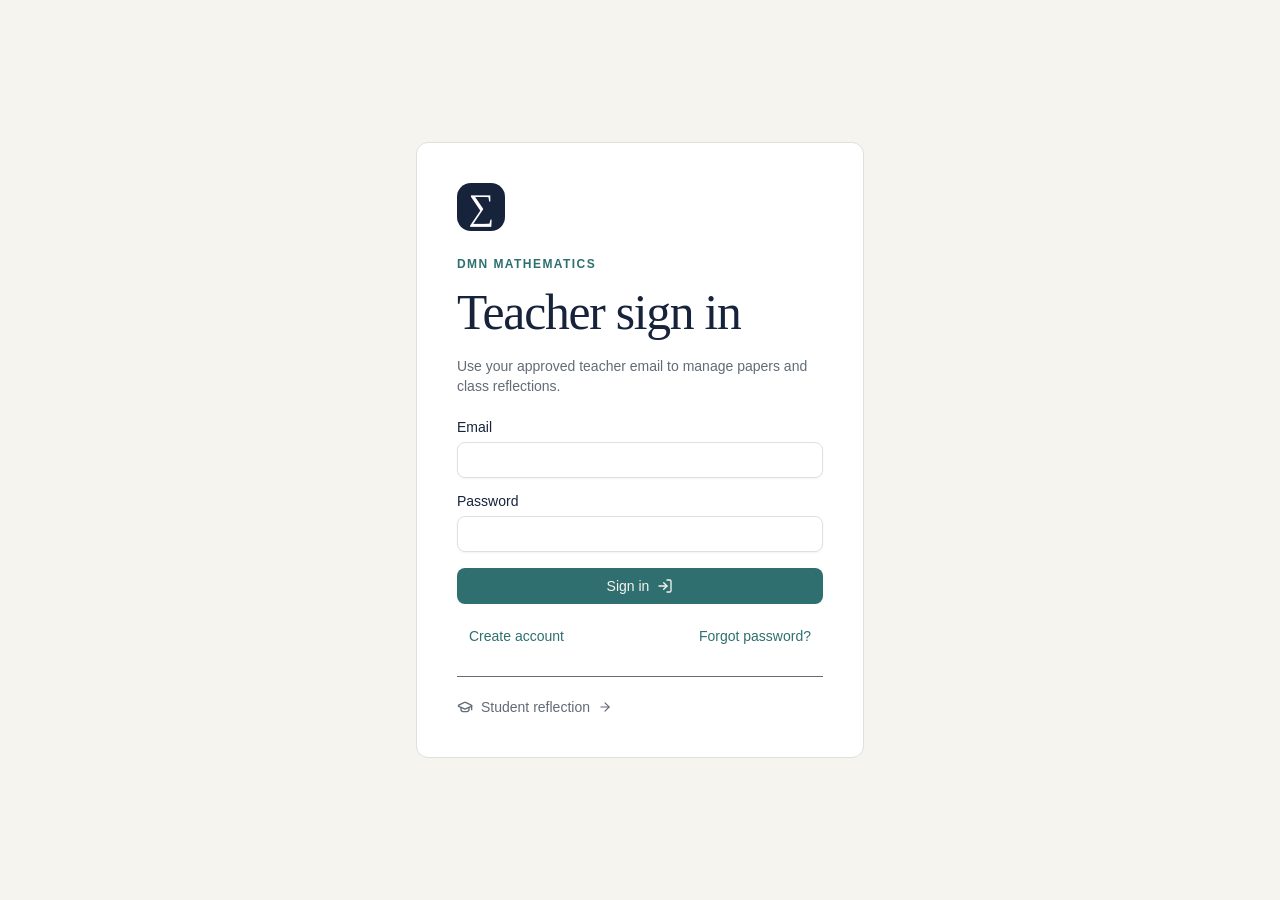
<file: math-workspace/index.html>
<!doctype html>
<html lang="en"><head><meta charset="UTF-8"><meta name="viewport" content="width=device-width,initial-scale=1"><meta name="description" content="DMN Math Workspace teacher workspace — build quizzes and class tests, prepare reflections and review class results."><title>DMN Math Workspace · Teacher workspace</title><link rel="icon" href="./favicon.svg" type="image/svg+xml"><script src="./workspace-config.js"></script>  <script type="module" crossorigin src="./assets/index-B2fKHxDW.js"></script>
  <link rel="modulepreload" crossorigin href="./assets/preload-helper-PIZIPuFs.js">
  <link rel="modulepreload" crossorigin href="./assets/auth-Crb8wSh0.js">
  <link rel="stylesheet" crossorigin href="./assets/preload-helper-VHg8iGxs.css">
</head><body><div id="root"></div><noscript>Please enable JavaScript to use the mathematics workspace.</noscript></body></html>
</file>
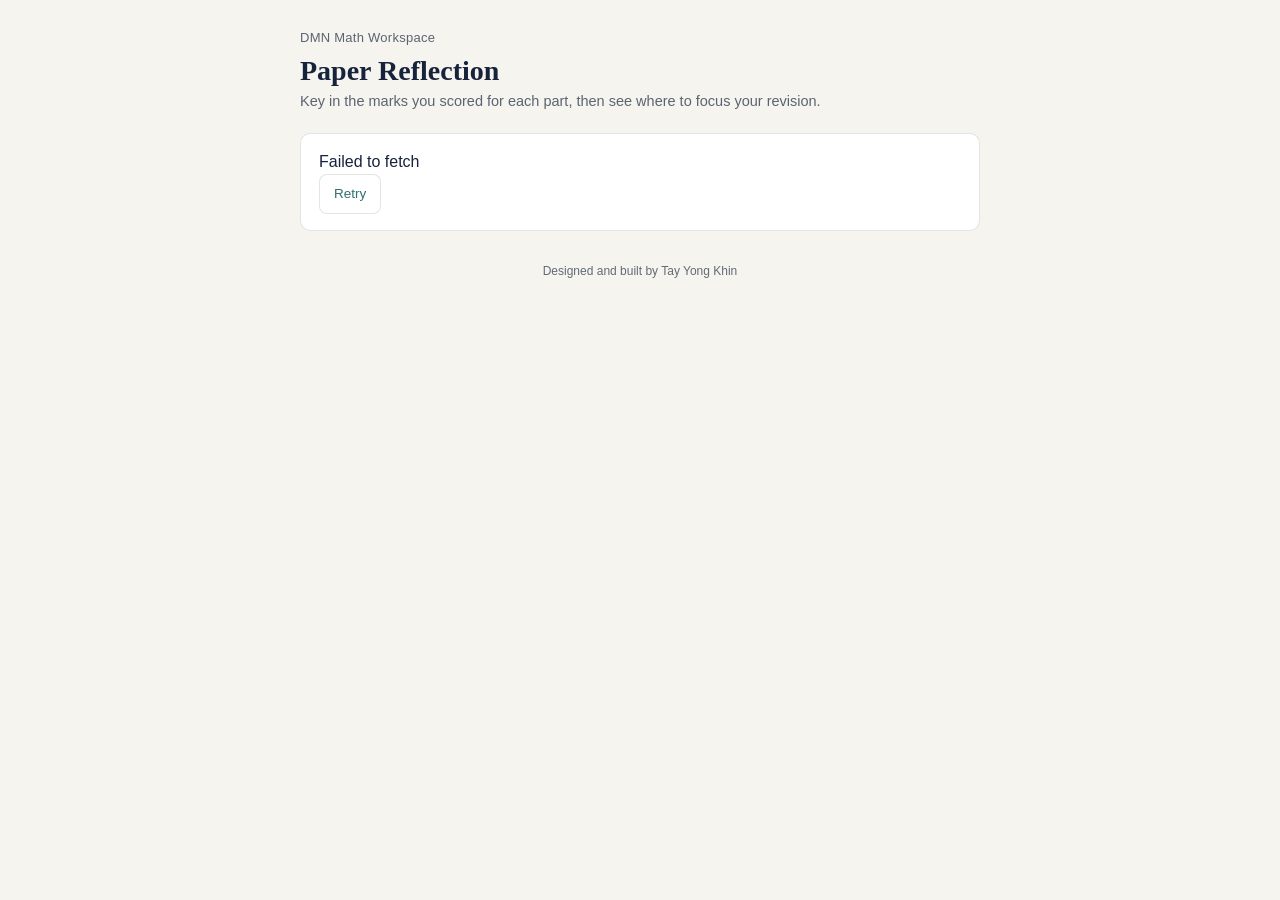
<file: math-workspace/reflection.html>
<!doctype html>
<html lang="en"><head><meta charset="UTF-8"><meta name="viewport" content="width=device-width,initial-scale=1"><meta name="description" content="Reflect on your mathematics exam, analyse your results and download personalised practice."><title>DMN Math Workspace · Reflect &amp; practise</title><link rel="icon" href="./favicon.svg" type="image/svg+xml"><script src="./workspace-config.js"></script>  <script type="module" crossorigin src="./assets/reflection-B8KfhNaM.js"></script>
  <link rel="modulepreload" crossorigin href="./assets/preload-helper-PIZIPuFs.js">
  <link rel="modulepreload" crossorigin href="./assets/model-CI_8VVfP.js">
  <link rel="modulepreload" crossorigin href="./assets/student-reflection-DBfpbTnZ.js">
  <link rel="stylesheet" crossorigin href="./assets/preload-helper-VHg8iGxs.css">
</head><body><div id="root"></div><noscript>Please enable JavaScript to use the mathematics reflection page.</noscript></body></html>
</file>
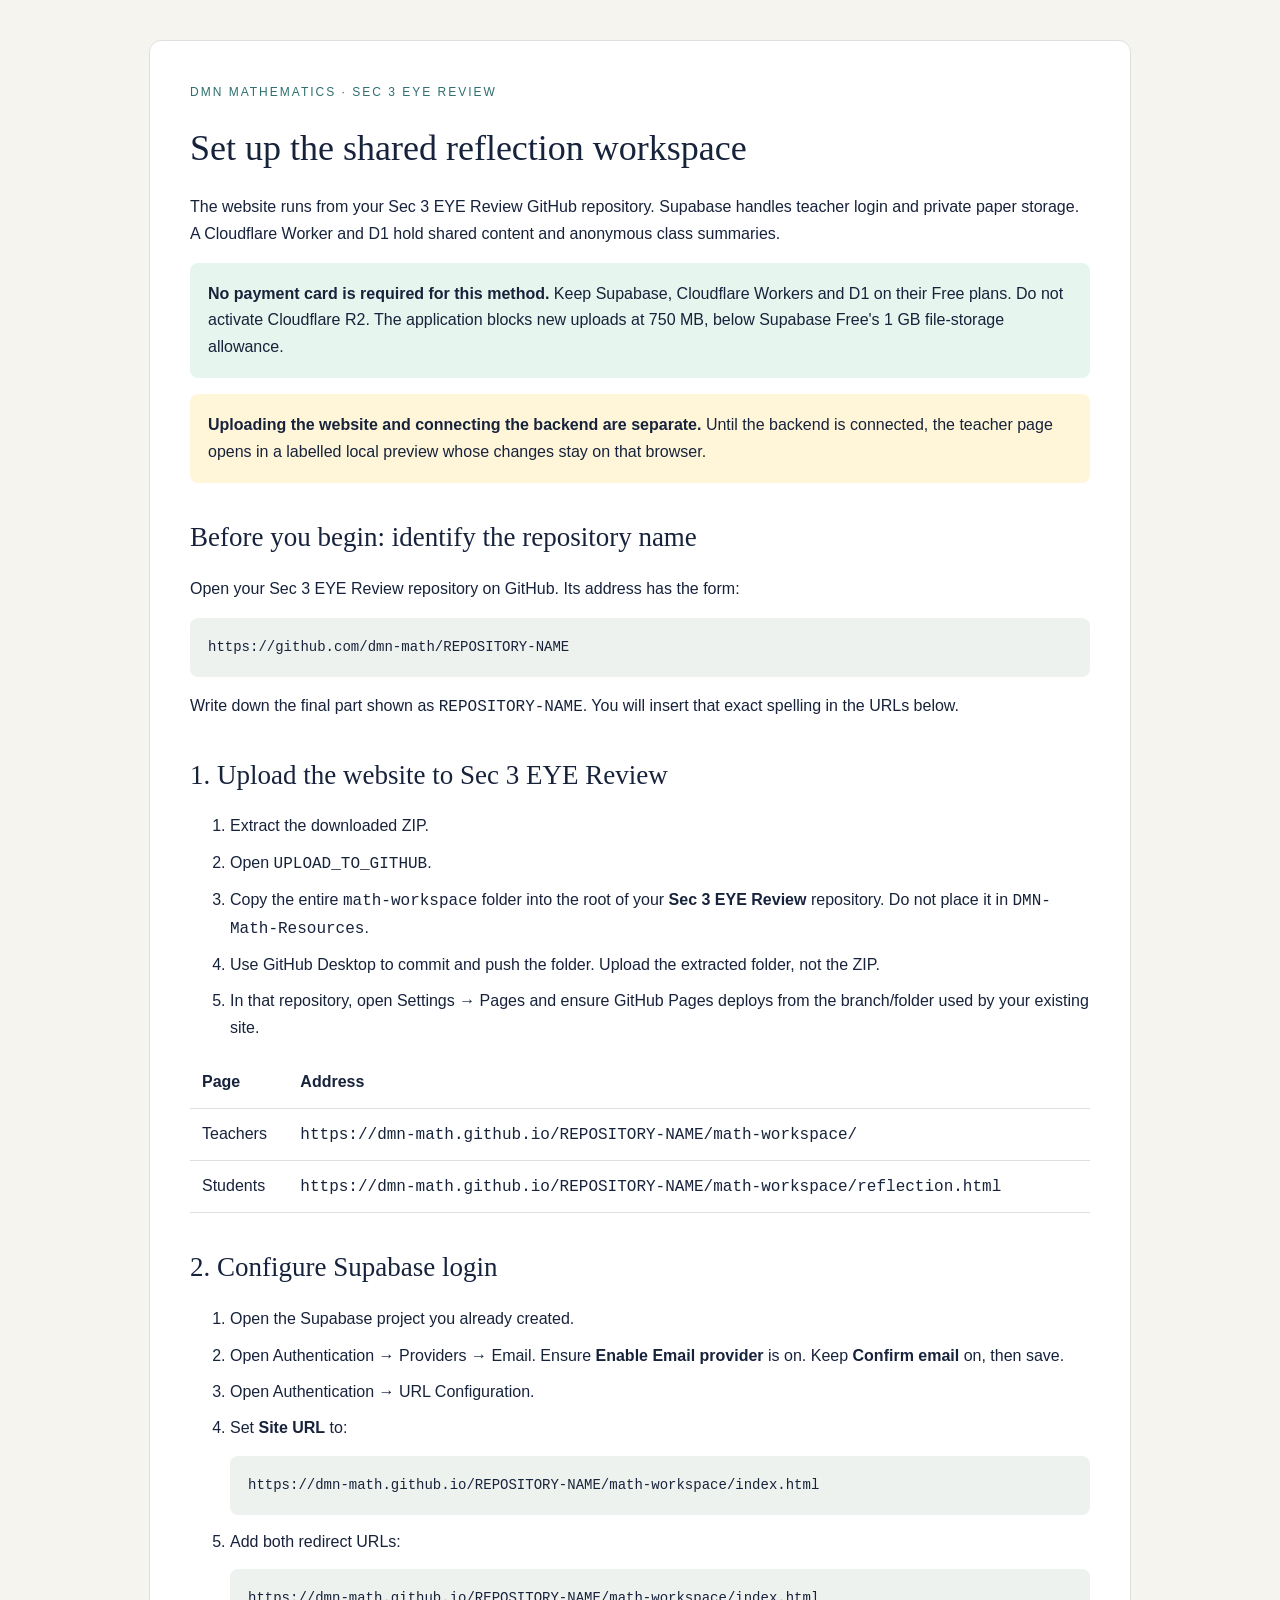
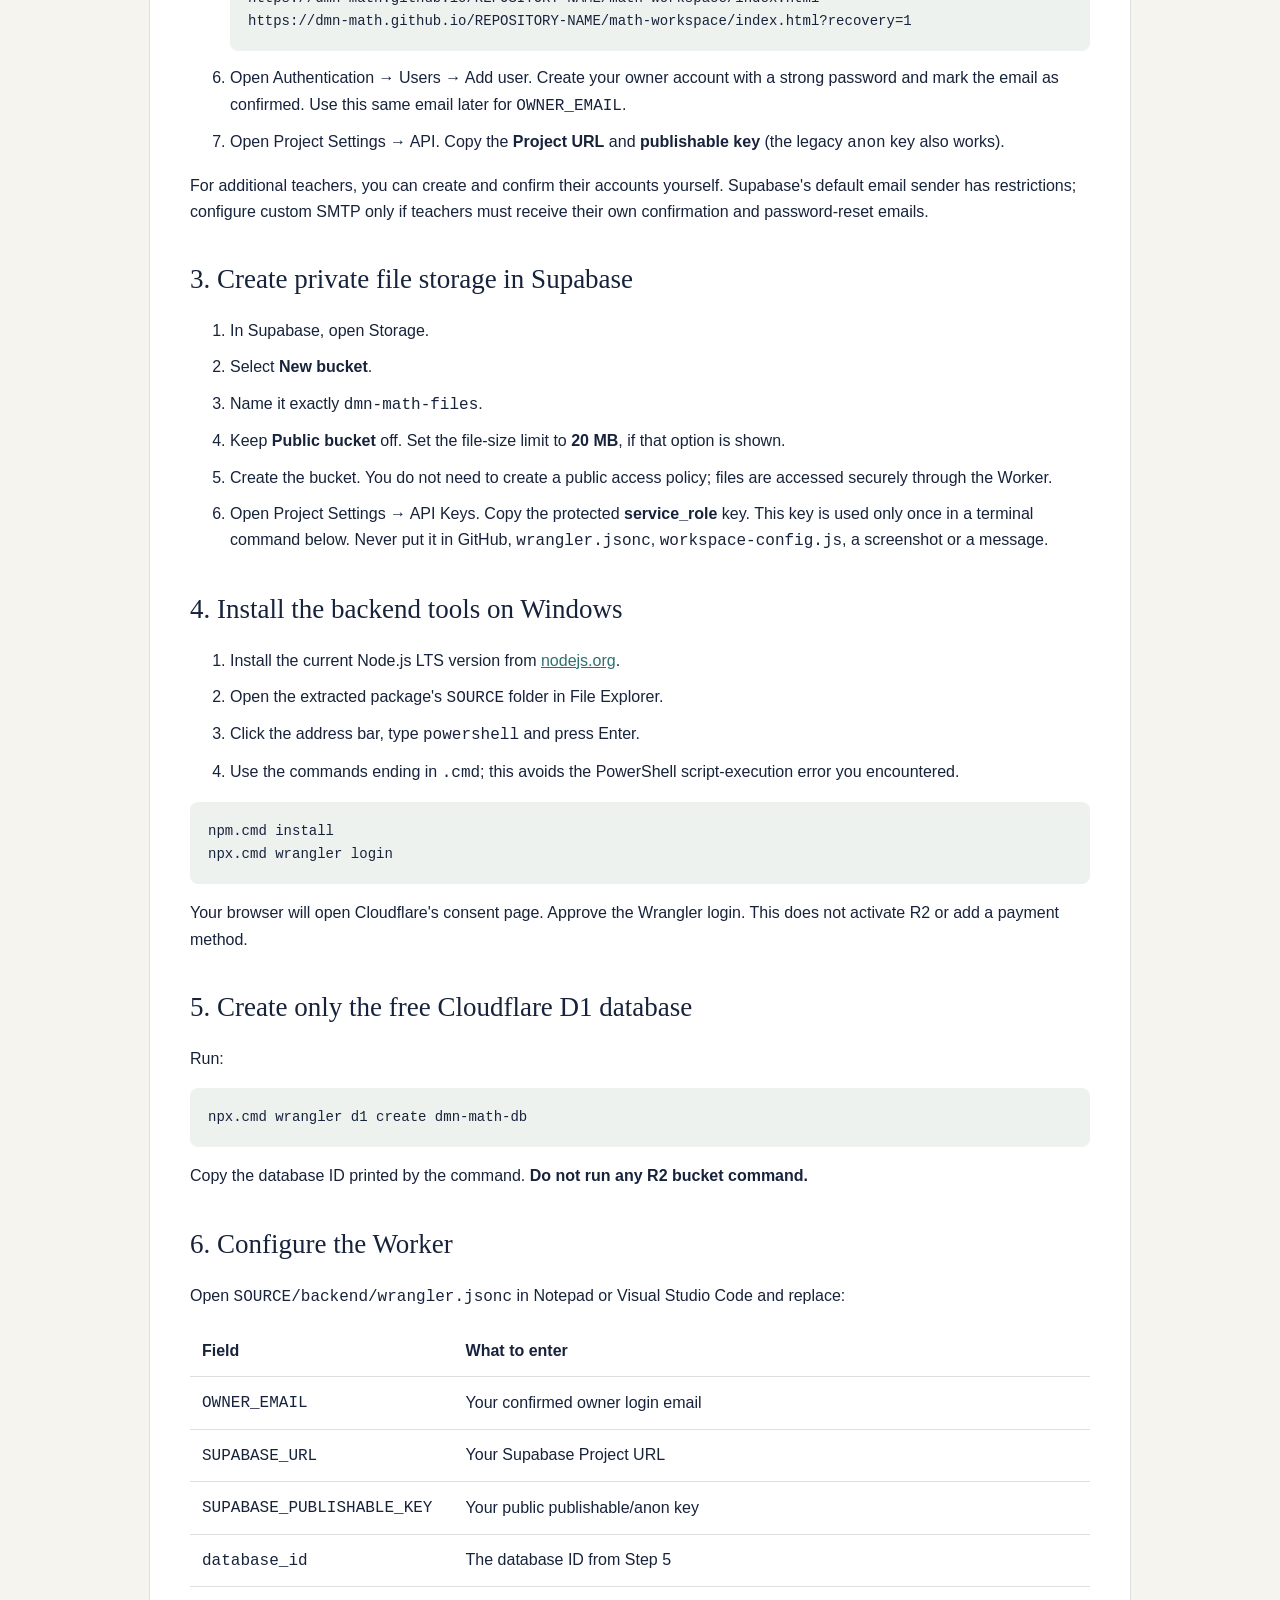
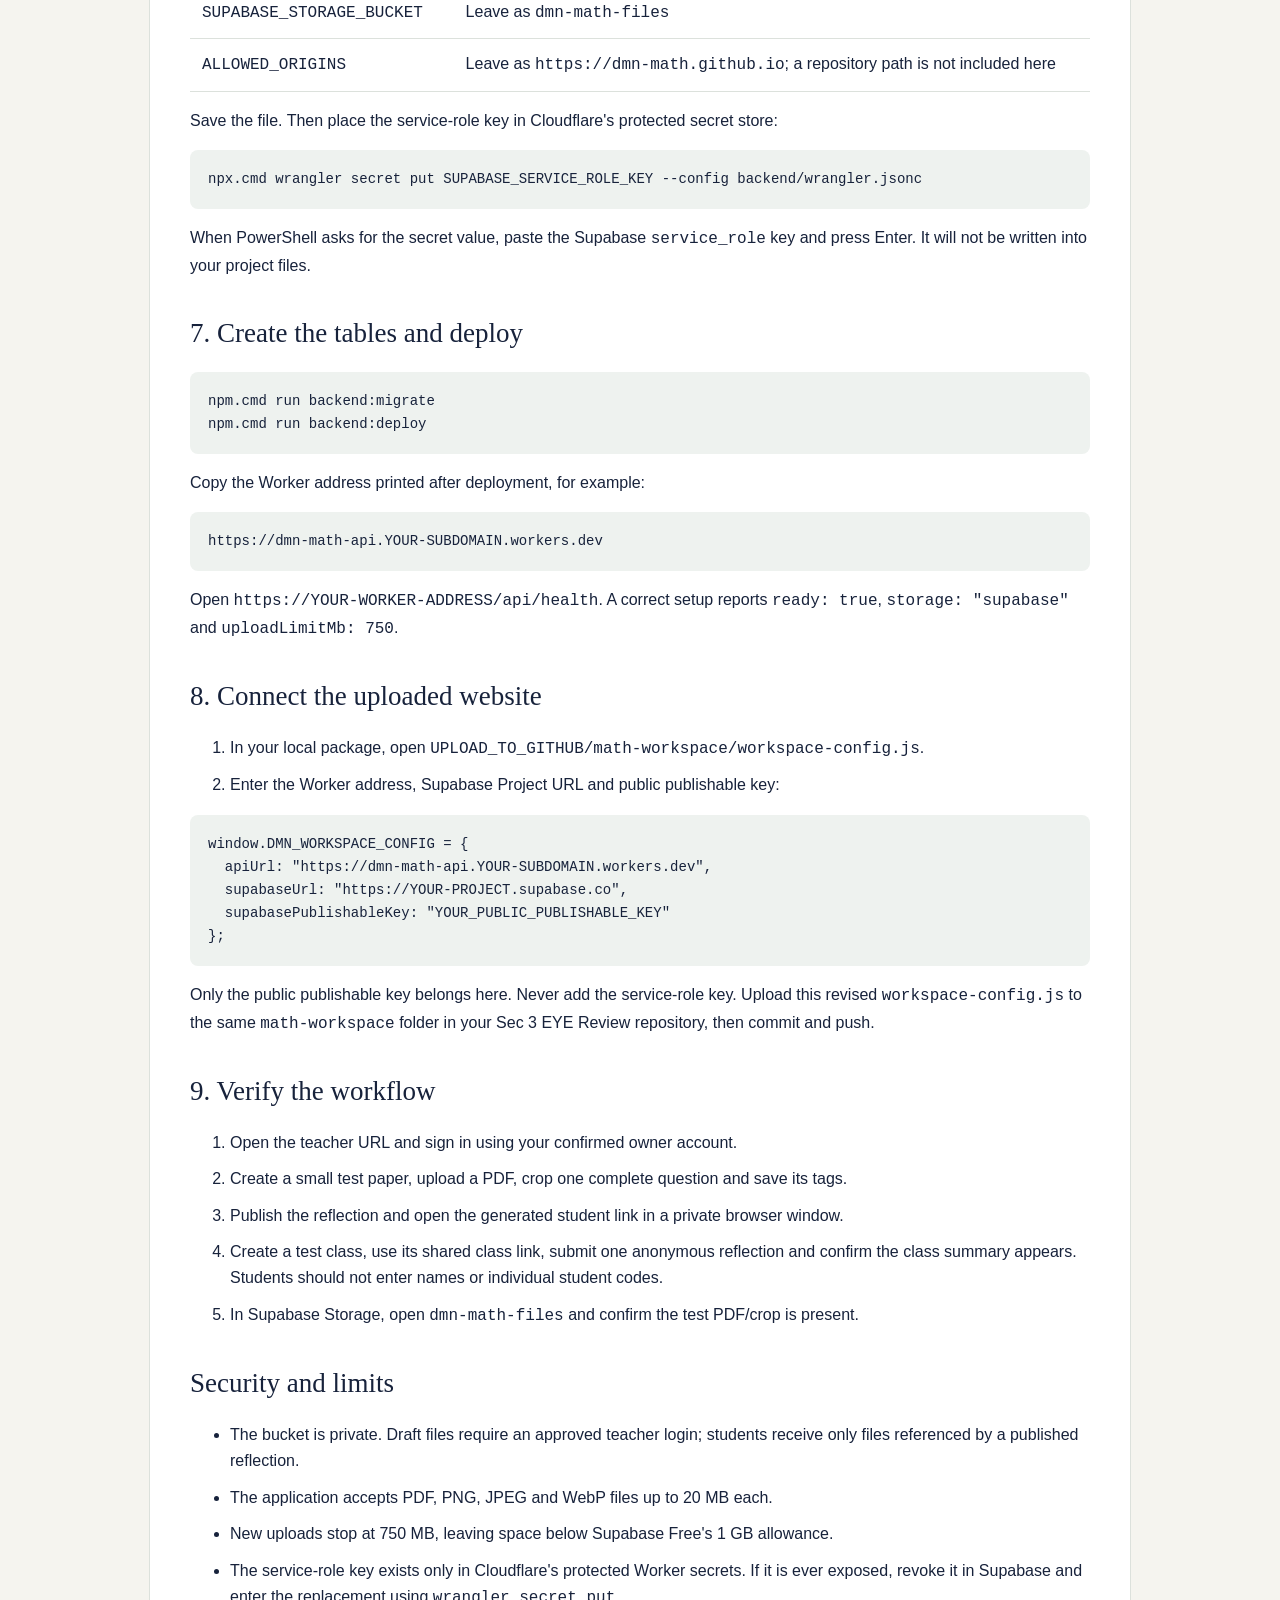
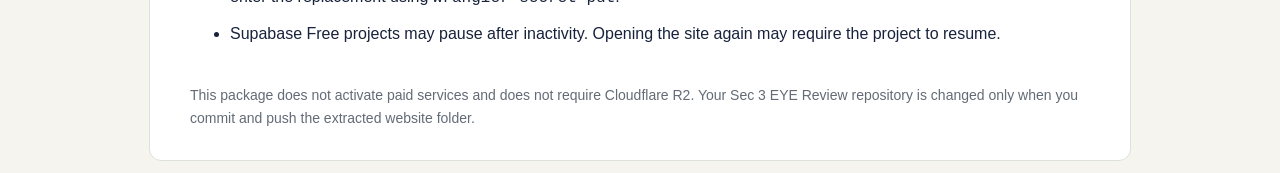
<file: math-workspace/SETUP.html>
<!doctype html>
<html lang="en">
<head>
  <meta charset="utf-8">
  <meta name="viewport" content="width=device-width,initial-scale=1">
  <title>DMN Mathematics — no-card setup</title>
  <style>
    body{margin:0;background:#f5f4ef;color:#17223b;font:16px/1.65 Arial,sans-serif}main{max-width:900px;margin:40px auto;padding:30px 40px;background:white;border:1px solid #dce1dc;border-radius:12px}h1,h2{font-family:Georgia,serif;font-weight:400;line-height:1.2}h1{font-size:36px}h2{margin-top:38px;font-size:27px}h3{margin-top:28px}a{color:#2f6f6f}pre{padding:18px;background:#eef2ef;border-radius:8px;overflow:auto;font-size:14px}code{font-family:Consolas,monospace}li{margin:10px 0}.note{padding:18px;background:#fff6da;border-radius:8px}.safe{padding:18px;background:#e6f5ed;border-radius:8px}table{border-collapse:collapse;width:100%}td,th{border-bottom:1px solid #dce1dc;text-align:left;padding:12px}footer{margin-top:36px;color:#626b76;font-size:14px}@media(max-width:600px){main{padding:25px;margin:0;border-radius:0}}
  </style>
</head>
<body><main>
  <p style="color:#2f6f6f;font-size:12px;letter-spacing:2px">DMN MATHEMATICS · SEC 3 EYE REVIEW</p>
  <h1>Set up the shared reflection workspace</h1>
  <p>The website runs from your Sec 3 EYE Review GitHub repository. Supabase handles teacher login and private paper storage. A Cloudflare Worker and D1 hold shared content and anonymous class summaries.</p>
  <p class="safe"><strong>No payment card is required for this method.</strong> Keep Supabase, Cloudflare Workers and D1 on their Free plans. Do not activate Cloudflare R2. The application blocks new uploads at 750 MB, below Supabase Free's 1 GB file-storage allowance.</p>
  <p class="note"><strong>Uploading the website and connecting the backend are separate.</strong> Until the backend is connected, the teacher page opens in a labelled local preview whose changes stay on that browser.</p>

  <h2>Before you begin: identify the repository name</h2>
  <p>Open your Sec 3 EYE Review repository on GitHub. Its address has the form:</p>
  <pre>https://github.com/dmn-math/REPOSITORY-NAME</pre>
  <p>Write down the final part shown as <code>REPOSITORY-NAME</code>. You will insert that exact spelling in the URLs below.</p>

  <h2>1. Upload the website to Sec 3 EYE Review</h2>
  <ol>
    <li>Extract the downloaded ZIP.</li>
    <li>Open <code>UPLOAD_TO_GITHUB</code>.</li>
    <li>Copy the entire <code>math-workspace</code> folder into the root of your <strong>Sec 3 EYE Review</strong> repository. Do not place it in <code>DMN-Math-Resources</code>.</li>
    <li>Use GitHub Desktop to commit and push the folder. Upload the extracted folder, not the ZIP.</li>
    <li>In that repository, open Settings → Pages and ensure GitHub Pages deploys from the branch/folder used by your existing site.</li>
  </ol>
  <table><tr><th>Page</th><th>Address</th></tr><tr><td>Teachers</td><td><code>https://dmn-math.github.io/REPOSITORY-NAME/math-workspace/</code></td></tr><tr><td>Students</td><td><code>https://dmn-math.github.io/REPOSITORY-NAME/math-workspace/reflection.html</code></td></tr></table>

  <h2>2. Configure Supabase login</h2>
  <ol>
    <li>Open the Supabase project you already created.</li>
    <li>Open Authentication → Providers → Email. Ensure <strong>Enable Email provider</strong> is on. Keep <strong>Confirm email</strong> on, then save.</li>
    <li>Open Authentication → URL Configuration.</li>
    <li>Set <strong>Site URL</strong> to:<pre>https://dmn-math.github.io/REPOSITORY-NAME/math-workspace/index.html</pre></li>
    <li>Add both redirect URLs:<pre>https://dmn-math.github.io/REPOSITORY-NAME/math-workspace/index.html
https://dmn-math.github.io/REPOSITORY-NAME/math-workspace/index.html?recovery=1</pre></li>
    <li>Open Authentication → Users → Add user. Create your owner account with a strong password and mark the email as confirmed. Use this same email later for <code>OWNER_EMAIL</code>.</li>
    <li>Open Project Settings → API. Copy the <strong>Project URL</strong> and <strong>publishable key</strong> (the legacy <code>anon</code> key also works).</li>
  </ol>
  <p>For additional teachers, you can create and confirm their accounts yourself. Supabase's default email sender has restrictions; configure custom SMTP only if teachers must receive their own confirmation and password-reset emails.</p>

  <h2>3. Create private file storage in Supabase</h2>
  <ol>
    <li>In Supabase, open Storage.</li>
    <li>Select <strong>New bucket</strong>.</li>
    <li>Name it exactly <code>dmn-math-files</code>.</li>
    <li>Keep <strong>Public bucket</strong> off. Set the file-size limit to <strong>20 MB</strong>, if that option is shown.</li>
    <li>Create the bucket. You do not need to create a public access policy; files are accessed securely through the Worker.</li>
    <li>Open Project Settings → API Keys. Copy the protected <strong>service_role</strong> key. This key is used only once in a terminal command below. Never put it in GitHub, <code>wrangler.jsonc</code>, <code>workspace-config.js</code>, a screenshot or a message.</li>
  </ol>

  <h2>4. Install the backend tools on Windows</h2>
  <ol>
    <li>Install the current Node.js LTS version from <a href="https://nodejs.org/" target="_blank" rel="noreferrer">nodejs.org</a>.</li>
    <li>Open the extracted package's <code>SOURCE</code> folder in File Explorer.</li>
    <li>Click the address bar, type <code>powershell</code> and press Enter.</li>
    <li>Use the commands ending in <code>.cmd</code>; this avoids the PowerShell script-execution error you encountered.</li>
  </ol>
  <pre>npm.cmd install
npx.cmd wrangler login</pre>
  <p>Your browser will open Cloudflare's consent page. Approve the Wrangler login. This does not activate R2 or add a payment method.</p>

  <h2>5. Create only the free Cloudflare D1 database</h2>
  <p>Run:</p>
  <pre>npx.cmd wrangler d1 create dmn-math-db</pre>
  <p>Copy the database ID printed by the command. <strong>Do not run any R2 bucket command.</strong></p>

  <h2>6. Configure the Worker</h2>
  <p>Open <code>SOURCE/backend/wrangler.jsonc</code> in Notepad or Visual Studio Code and replace:</p>
  <table><tr><th>Field</th><th>What to enter</th></tr><tr><td><code>OWNER_EMAIL</code></td><td>Your confirmed owner login email</td></tr><tr><td><code>SUPABASE_URL</code></td><td>Your Supabase Project URL</td></tr><tr><td><code>SUPABASE_PUBLISHABLE_KEY</code></td><td>Your public publishable/anon key</td></tr><tr><td><code>database_id</code></td><td>The database ID from Step 5</td></tr><tr><td><code>SUPABASE_STORAGE_BUCKET</code></td><td>Leave as <code>dmn-math-files</code></td></tr><tr><td><code>ALLOWED_ORIGINS</code></td><td>Leave as <code>https://dmn-math.github.io</code>; a repository path is not included here</td></tr></table>
  <p>Save the file. Then place the service-role key in Cloudflare's protected secret store:</p>
  <pre>npx.cmd wrangler secret put SUPABASE_SERVICE_ROLE_KEY --config backend/wrangler.jsonc</pre>
  <p>When PowerShell asks for the secret value, paste the Supabase <code>service_role</code> key and press Enter. It will not be written into your project files.</p>

  <h2>7. Create the tables and deploy</h2>
  <pre>npm.cmd run backend:migrate
npm.cmd run backend:deploy</pre>
  <p>Copy the Worker address printed after deployment, for example:</p>
  <pre>https://dmn-math-api.YOUR-SUBDOMAIN.workers.dev</pre>
  <p>Open <code>https://YOUR-WORKER-ADDRESS/api/health</code>. A correct setup reports <code>ready: true</code>, <code>storage: "supabase"</code> and <code>uploadLimitMb: 750</code>.</p>

  <h2>8. Connect the uploaded website</h2>
  <ol>
    <li>In your local package, open <code>UPLOAD_TO_GITHUB/math-workspace/workspace-config.js</code>.</li>
    <li>Enter the Worker address, Supabase Project URL and public publishable key:</li>
  </ol>
  <pre>window.DMN_WORKSPACE_CONFIG = {
  apiUrl: "https://dmn-math-api.YOUR-SUBDOMAIN.workers.dev",
  supabaseUrl: "https://YOUR-PROJECT.supabase.co",
  supabasePublishableKey: "YOUR_PUBLIC_PUBLISHABLE_KEY"
};</pre>
  <p>Only the public publishable key belongs here. Never add the service-role key. Upload this revised <code>workspace-config.js</code> to the same <code>math-workspace</code> folder in your Sec 3 EYE Review repository, then commit and push.</p>

  <h2>9. Verify the workflow</h2>
  <ol>
    <li>Open the teacher URL and sign in using your confirmed owner account.</li>
    <li>Create a small test paper, upload a PDF, crop one complete question and save its tags.</li>
    <li>Publish the reflection and open the generated student link in a private browser window.</li>
    <li>Create a test class, use its shared class link, submit one anonymous reflection and confirm the class summary appears. Students should not enter names or individual student codes.</li>
    <li>In Supabase Storage, open <code>dmn-math-files</code> and confirm the test PDF/crop is present.</li>
  </ol>

  <h2>Security and limits</h2>
  <ul>
    <li>The bucket is private. Draft files require an approved teacher login; students receive only files referenced by a published reflection.</li>
    <li>The application accepts PDF, PNG, JPEG and WebP files up to 20 MB each.</li>
    <li>New uploads stop at 750 MB, leaving space below Supabase Free's 1 GB allowance.</li>
    <li>The service-role key exists only in Cloudflare's protected Worker secrets. If it is ever exposed, revoke it in Supabase and enter the replacement using <code>wrangler secret put</code>.</li>
    <li>Supabase Free projects may pause after inactivity. Opening the site again may require the project to resume.</li>
  </ul>

  <footer>This package does not activate paid services and does not require Cloudflare R2. Your Sec 3 EYE Review repository is changed only when you commit and push the extracted website folder.</footer>
</main></body></html>
</file>
